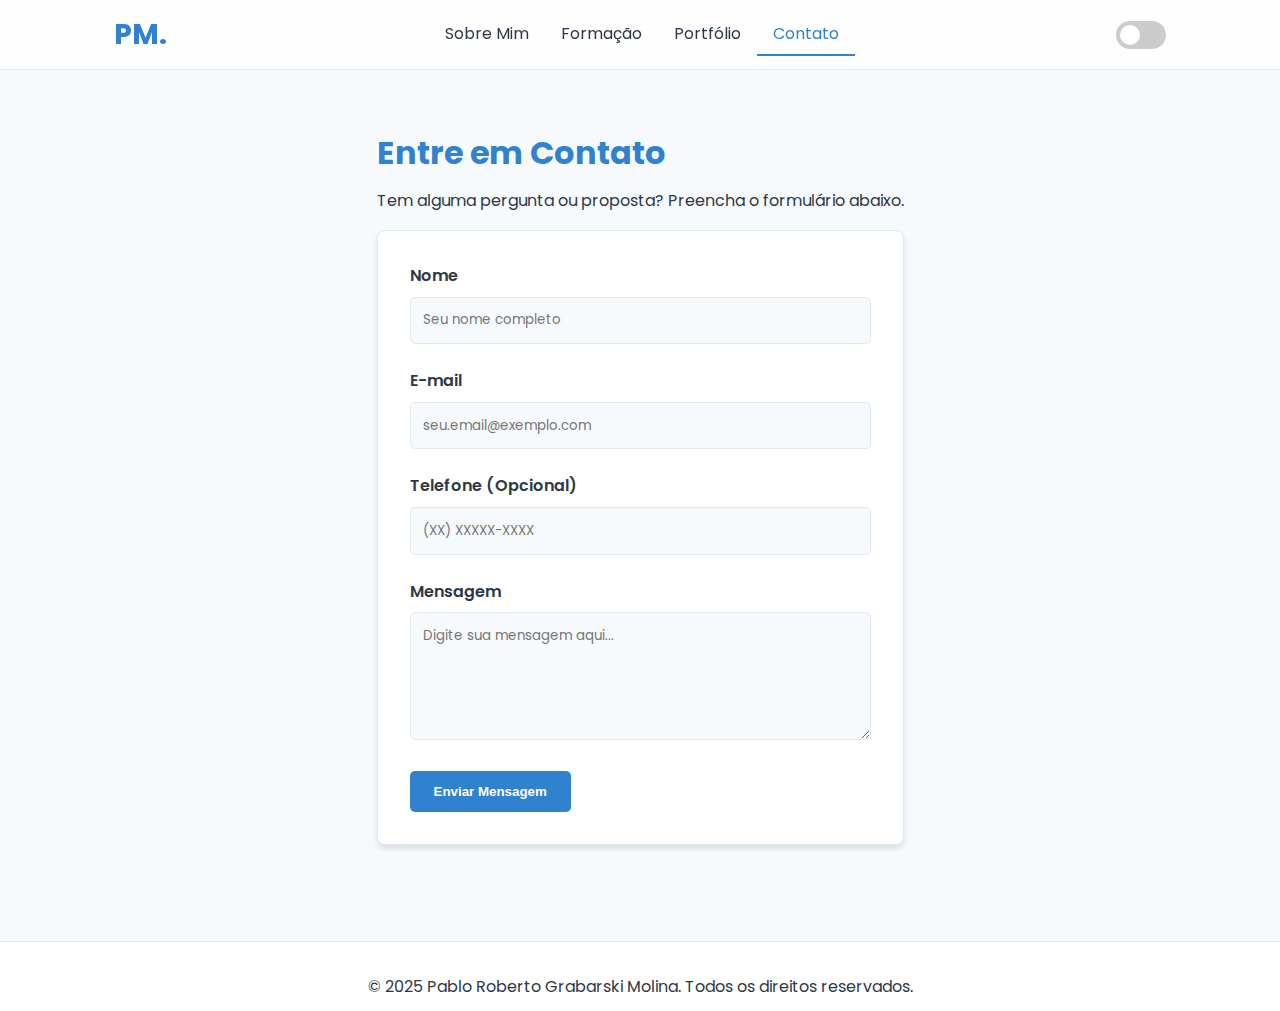
<file: contato.html>
<!DOCTYPE html>
<!-- Pagina Contato -->
<html lang="pt-br">
<head>
    <meta charset="UTF-8">
    <meta name="viewport" content="width=device-width, initial-scale=1.0">
    <title>Pablo Molina | Contato</title>
    <link rel="stylesheet" href="style.css">
    <link rel="preconnect" href="https://fonts.googleapis.com">
    <link rel="preconnect" href="https://fonts.gstatic" crossorigin>
    <link href="https://fonts.googleapis.com/css2?family=Poppins:wght@300;400;600;700&display=swap" rel="stylesheet">
</head>
<body>
    <!-- CAbecalho-->
    <header>
        <div class="container">
            <div class="logo">
                <a href="index.html">PM.</a>
            </div>
            <nav>
                <button id="menu-toggle" aria-label="Abrir menu">&#9776;</button>
                <ul id="menu">
                    <li><a href="index.html">Sobre Mim</a></li>
                    <li><a href="formacao.html">Formação</a></li>
                    <li><a href="portfolio.html">Portfólio</a></li>
                    <li><a href="contato.html" class="active">Contato</a></li>
                </ul>
            </nav>
            <div class="theme-switcher">
                <label for="theme-toggle" class="switch-label">
                    <input type="checkbox" id="theme-toggle">
                    <span class="slider"></span>
                </label>
            </div>
        </div>
    </header>

    <main>
        <section id="contato" class="content-section">
            <div class="container">
                <h2>Entre em Contato</h2>
                <p>Tem alguma pergunta ou proposta? Preencha o formulário abaixo.</p>
                
                <!-- Formulario de contato  -->
                <form id="contact-form" class="card" novalidate>
                    <div class="form-group">
                        <label for="name">Nome</label>
                        <input type="text" id="name" name="name" required placeholder="Seu nome completo">
                        <small class="error-message"></small>
                    </div>
                    <div class="form-group">
                        <label for="email">E-mail</label>
                        <input type="email" id="email" name="email" required placeholder="seu.email@exemplo.com">
                        <small class="error-message"></small>
                    </div>
                    <div class="form-group">
                        <label for="phone">Telefone (Opcional)</label>
                        <input type="tel" id="phone" name="phone" placeholder="(XX) XXXXX-XXXX">
                        <small class="error-message"></small>
                    </div>
                    <div class="form-group">
                        <label for="message">Mensagem</label>
                        <textarea id="message" name="message" rows="5" required placeholder="Digite sua mensagem aqui..."></textarea>
                        <small class="error-message"></small>
                    </div>
                    <button type="submit" class="btn">Enviar Mensagem</button>
                </form>
            </div>
        </section>
    </main>

    <!-- rodape -->
    <footer>
        <div class="container">
            <p>&copy; 2025 Pablo Roberto Grabarski Molina. Todos os direitos reservados.</p>
        </div>
    </footer>

    <!-- 
       Aviso de mensagem enviada
    -->
    <div id="success-modal" class="modal">
        <div class="modal-content card">
            <span class="close-button">&times;</span>
            <h3>Sucesso!</h3>
            <p>Sua mensagem foi enviada. Obrigado pelo contato!</p>
        </div>
    </div>

    <script src="script.js"></script>
</body>
</html>
</file>
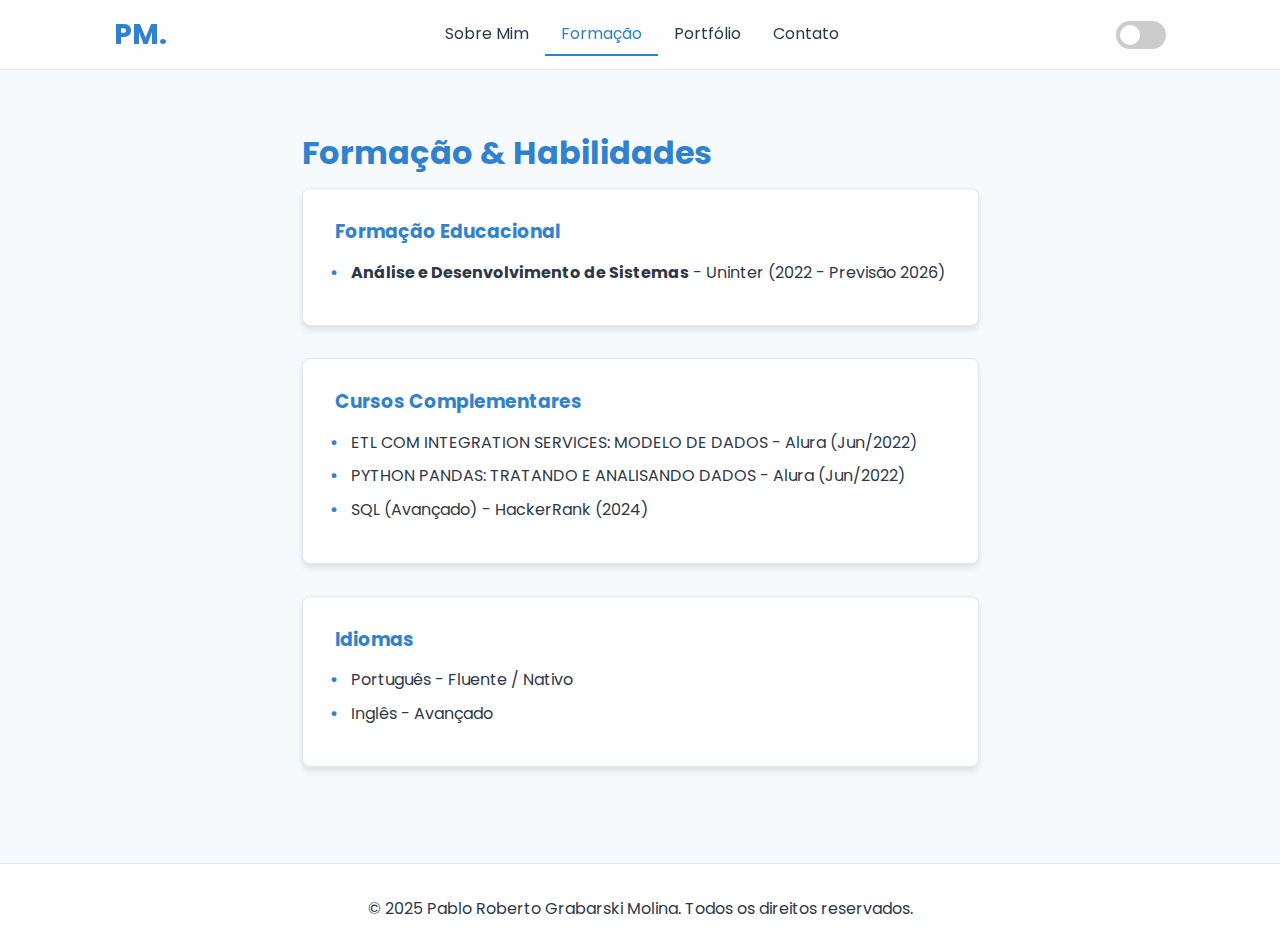
<file: formacao.html>
<!DOCTYPE html>
<!-- Pgina formação -->
<html lang="pt-br">
<head>
    <meta charset="UTF-8">
    <meta name="viewport" content="width=device-width, initial-scale=1.0">
    <title>Pablo Molina | Formação</title>
    <link rel="stylesheet" href="style.css">
    <link rel="preconnect" href="https://fonts.googleapis.com">
    <link rel="preconnect" href="https://fonts.gstatic.com" crossorigin>
    <link href="https://fonts.googleapis.com/css2?family=Poppins:wght@300;400;600;700&display=swap" rel="stylesheet">
</head>
<body>
    <!-- CAbecalho -->
    <header>
        <div class="container">
            <div class="logo">
                <a href="index.html">PM.</a>
            </div>
            <nav>
                <button id="menu-toggle" aria-label="Abrir menu">&#9776;</button>
                <ul id="menu">
                    <li><a href="index.html">Sobre Mim</a></li>
                    <li><a href="formacao.html" class="active">Formação</a></li>
                    <li><a href="portfolio.html">Portfólio</a></li>
                    <li><a href="contato.html">Contato</a></li>
                </ul>
            </nav>
            <div class="theme-switcher">
                <label for="theme-toggle" class="switch-label">
                    <input type="checkbox" id="theme-toggle">
                    <span class="slider"></span>
                </label>
            </div>
        </div>
    </header>

    <main>
        <section id="formacao" class="content-section">
            <div class="container">
                <h2>Formação & Habilidades</h2>
                
                <!-- cria um card formação-->
                <div class="card">
                    <h3>Formação Educacional</h3>
                    <ul>
                        <li>
                            <strong>Análise e Desenvolvimento de Sistemas</strong> - Uninter (2022 - Previsão 2026)
                        </li>
                    </ul>
                </div>
                
                <!-- card de cursos -->
                <div class="card">
                    <h3>Cursos Complementares</h3>
                    <ul>
                        <li>ETL COM INTEGRATION SERVICES: MODELO DE DADOS - Alura (Jun/2022)</li>
                        <li>PYTHON PANDAS: TRATANDO E ANALISANDO DADOS - Alura (Jun/2022)</li>
                        <li>SQL (Avançado) - HackerRank (2024)</li>
                    </ul>
                </div>

                <!-- card de idiomas -->
                <div class="card">
                    <h3>Idiomas</h3>
                    <ul>
                        <li>Português - Fluente / Nativo</li>
                        <li>Inglês - Avançado</li>
                    </ul>
                </div>
            </div>
        </section>
    </main>

    <!-- rodapé -->
    <footer>
        <div class="container">
            <p>&copy; 2025 Pablo Roberto Grabarski Molina. Todos os direitos reservados.</p>
        </div>
    </footer>
    <script src="script.js"></script>
</body>
</html>
</file>
<file: style.css>
/* 
Arquivo CSS para estilizar a pagina
*/

:root {
    /* Tema Claro */
    --bg-color: #f7fafc;         
    --text-color: #2d3748;       
    --primary-color: #3182ce;    
    --card-bg-color: #ffffff;   
    --nav-bg-color: rgba(255, 255, 255, 0.8); 
    --border-color: #e2e8f0;     
    --header-height: 70px;       
    --font-family: 'Poppins', sans-serif; 
}


body.dark-mode {
    /* Tema Escuro */
    --bg-color: #1a202c; 
    --text-color: #edf2f7;
    --primary-color: #4299e1;
    --card-bg-color: #2d3748;
    --nav-bg-color: rgba(45, 55, 72, 0.8);
    --border-color: #4a5568;
}


* {
    margin: 0;
    padding: 0;
    box-sizing: border-box; 
}

html {
    scroll-behavior: smooth; 
}

body {
    font-family: var(--font-family);
    background-color: var(--bg-color);
    color: var(--text-color);
    line-height: 1.6; 
    transition: background-color 0.3s, color 0.3s; 
    padding-top: var(--header-height); 
}

.container {
    max-width: 1100px; 
    margin: 0 auto;
    padding: 0 1.5rem; 
}

h1, h2, h3 {
    line-height: 1.2;
    margin-bottom: 1rem;
    color: var(--primary-color);
}

h1 { font-size: 2.5rem; }
h2 { font-size: 2rem; }
p { margin-bottom: 1rem; }
a { color: var(--primary-color); text-decoration: none; }
ul { list-style: none; }
img { max-width: 100%; height: auto; display: block; }


header {
    background-color: var(--nav-bg-color);
    backdrop-filter: blur(10px); 
    -webkit-backdrop-filter: blur(10px); 
    border-bottom: 1px solid var(--border-color);
    position: fixed; 
    top: 0;
    left: 0;
    width: 100%;
    height: var(--header-height);
    z-index: 1000; 
    transition: background-color 0.3s, border-color 0.3s;
}

header .container {
    display: flex;
    justify-content: space-between;
    align-items: center;
    height: 100%;
}

.logo a {
    font-size: 1.8rem;
    font-weight: 700;
    color: var(--primary-color);
}

/* Menu responsivo no celular */
nav ul {
    display: none; 
    flex-direction: column;
    position: absolute;
    top: var(--header-height);
    left: 0;
    width: 100%;
    background-color: var(--card-bg-color);
    border-bottom: 1px solid var(--border-color);
}


nav ul.show {
    display: flex; 
}

nav ul li {
    width: 100%;
    text-align: center;
}

nav ul li a {
    display: block;
    padding: 1rem;
    color: var(--text-color);
    transition: color 0.3s, background-color 0.3s;
}

nav ul li a:hover,
nav ul li a.active { 
    color: var(--primary-color);
    background-color: rgba(0,0,0,0.05);
}

body.dark-mode nav ul li a:hover,
body.dark-mode nav ul li a.active {
    background-color: rgba(255,255,255,0.05);
}

/*botão responsivo*/
#menu-toggle {
    display: block;
    font-size: 1.5rem;
    background: none;
    border: none;
    color: var(--text-color);
    cursor: pointer;
}

/* seletor dark mode
*/
.theme-switcher {
    display: flex;
    align-items: center;
}
.switch-label {
    position: relative;
    display: inline-block;
    width: 50px;
    height: 28px;
}
.switch-label input {
    opacity: 0;
    width: 0;
    height: 0;
}
.slider {
    position: absolute;
    cursor: pointer;
    top: 0;
    left: 0;
    right: 0;
    bottom: 0;
    background-color: #ccc;
    transition: .4s;
    border-radius: 28px;
}
.slider:before {
    position: absolute;
    content: "";
    height: 20px;
    width: 20px;
    left: 4px;
    bottom: 4px;
    background-color: white;
    transition: .4s;
    border-radius: 50%;
}
input:checked + .slider {
    background-color: var(--primary-color);
}
input:checked + .slider:before {
    transform: translateX(22px);
}

/* estilo para seções */
.content-section {
    padding: 4rem 0;
    min-height: calc(100vh - var(--header-height) - 70px); /* Um truque para garantir que o conteúdo ocupe pelo menos a altura da tela visível. */
    display: flex;
    align-items: center;
}

/* Cards */
.card {
    background-color: var(--card-bg-color);
    border-radius: 8px;
    padding: 2rem;
    margin-bottom: 2rem;
    box-shadow: 0 4px 6px rgba(0, 0, 0, 0.1);
    border: 1px solid var(--border-color);
    transition: background-color 0.3s, border-color 0.3s;
}

.card ul li {
    margin-bottom: 0.5rem;
    padding-left: 1rem;
    position: relative;
}

.card ul li::before {
    content: '•';
    color: var(--primary-color);
    font-weight: bold;
    display: inline-block; 
    position: absolute;
    left: -5px;
}


.about-content {
    display: flex;
    flex-direction: column;
    align-items: center;
    text-align: center;
}
.about-image {
    margin-top: 2rem;
}
.about-image img {
    border-radius: 50%;
    width: 250px;
    height: 250px;
    object-fit: cover;
    border: 5px solid var(--primary-color);
}

/* grade da pagina portfolio */
.portfolio-grid {
    display: grid;
    grid-template-columns: 1fr;
    gap: 2rem;
}
.portfolio-item img {
    border-radius: 8px 8px 0 0;
    margin-bottom: 1rem;
}
.portfolio-item h3 {
    margin-top: 0;
}

/* estilo para formulario*/
.form-group {
    margin-bottom: 1.5rem;
}
.form-group label {
    display: block;
    margin-bottom: 0.5rem;
    font-weight: 600;
}
.form-group input,
.form-group textarea {
    width: 100%;
    padding: 0.8rem;
    border: 1px solid var(--border-color);
    border-radius: 5px;
    background-color: var(--bg-color);
    color: var(--text-color);
    font-family: var(--font-family);
    transition: border-color 0.3s, background-color 0.3s;
}
.form-group input:focus,
.form-group textarea:focus {
    outline: none;
    border-color: var(--primary-color);
}
.form-group .error-message {
    color: #e53e3e;
    font-size: 0.8rem;
    margin-top: 0.25rem;
    display: none; 
}
.form-group.error input,
.form-group.error textarea {
    border-color: #e53e3e; 
}
.form-group.error .error-message {
    display: block;
}


.btn {
    display: inline-block;
    background-color: var(--primary-color);
    color: #fff;
    padding: 0.8rem 1.5rem;
    border-radius: 5px;
    font-weight: 600;
    border: none;
    cursor: pointer;
    transition: background-color 0.3s, transform 0.2s;
}
.btn:hover {
    background-color: #2b6cb0;
    transform: translateY(-2px); 
}
body.dark-mode .btn:hover {
    background-color: #63b3ed;
}


.modal {
    display: none; 
    position: fixed;
    z-index: 1001;
    left: 0;
    top: 0;
    width: 100%;
    height: 100%;
    overflow: auto;
    background-color: rgba(0,0,0,0.5);
    animation: fadeIn 0.3s;
}
.modal-content {
    position: relative;
    margin: 15% auto;
    padding: 2rem;
    width: 90%;
    max-width: 500px;
    text-align: center;
    animation: slideIn 0.3s;
}
.close-button {
    color: #aaa;
    float: right;
    font-size: 28px;
    font-weight: bold;
    position: absolute;
    top: 10px;
    right: 20px;
}
.close-button:hover,
.close-button:focus {
    color: var(--text-color);
    text-decoration: none;
    cursor: pointer;
}

@keyframes fadeIn { from { opacity: 0; } to { opacity: 1; } }
@keyframes slideIn { from { transform: translateY(-50px); } to { transform: translateY(0); } }


/* rodape */
footer {
    text-align: center;
    padding: 2rem 0;
    border-top: 1px solid var(--border-color);
    background-color: var(--card-bg-color);
    transition: background-color 0.3s, border-color 0.3s;
    height: 70px;
}



@media (min-width: 768px) {
    #menu-toggle {
        display: none; 
    }

    nav ul {
        display: flex; 
        flex-direction: row;
        position: static;
        width: auto;
        background-color: transparent;
        border: none;
    }

    nav ul li {
        width: auto;
    }

    nav ul li a {
        padding: 0.5rem 1rem;
    }
    
    nav ul li a:hover,
    nav ul li a.active {
       background-color: transparent;
       border-bottom: 2px solid var(--primary-color); 
    }
    
    .about-content {
        flex-direction: row; 
        text-align: left;
        gap: 3rem;
    }
    .about-text {
        flex: 2;
    }
    .about-image {
        flex: 1;
        margin-top: 0;
    }
    .about-image img {
        width: 300px;
        height: 300px;
    }

    .portfolio-grid {
        grid-template-columns: repeat(2, 1fr); 
    }
}


@media (min-width: 1024px) {
    h1 { font-size: 3rem; }
    
    .portfolio-grid {
        grid-template-columns: repeat(3, 1fr);
    }
}
</file>
